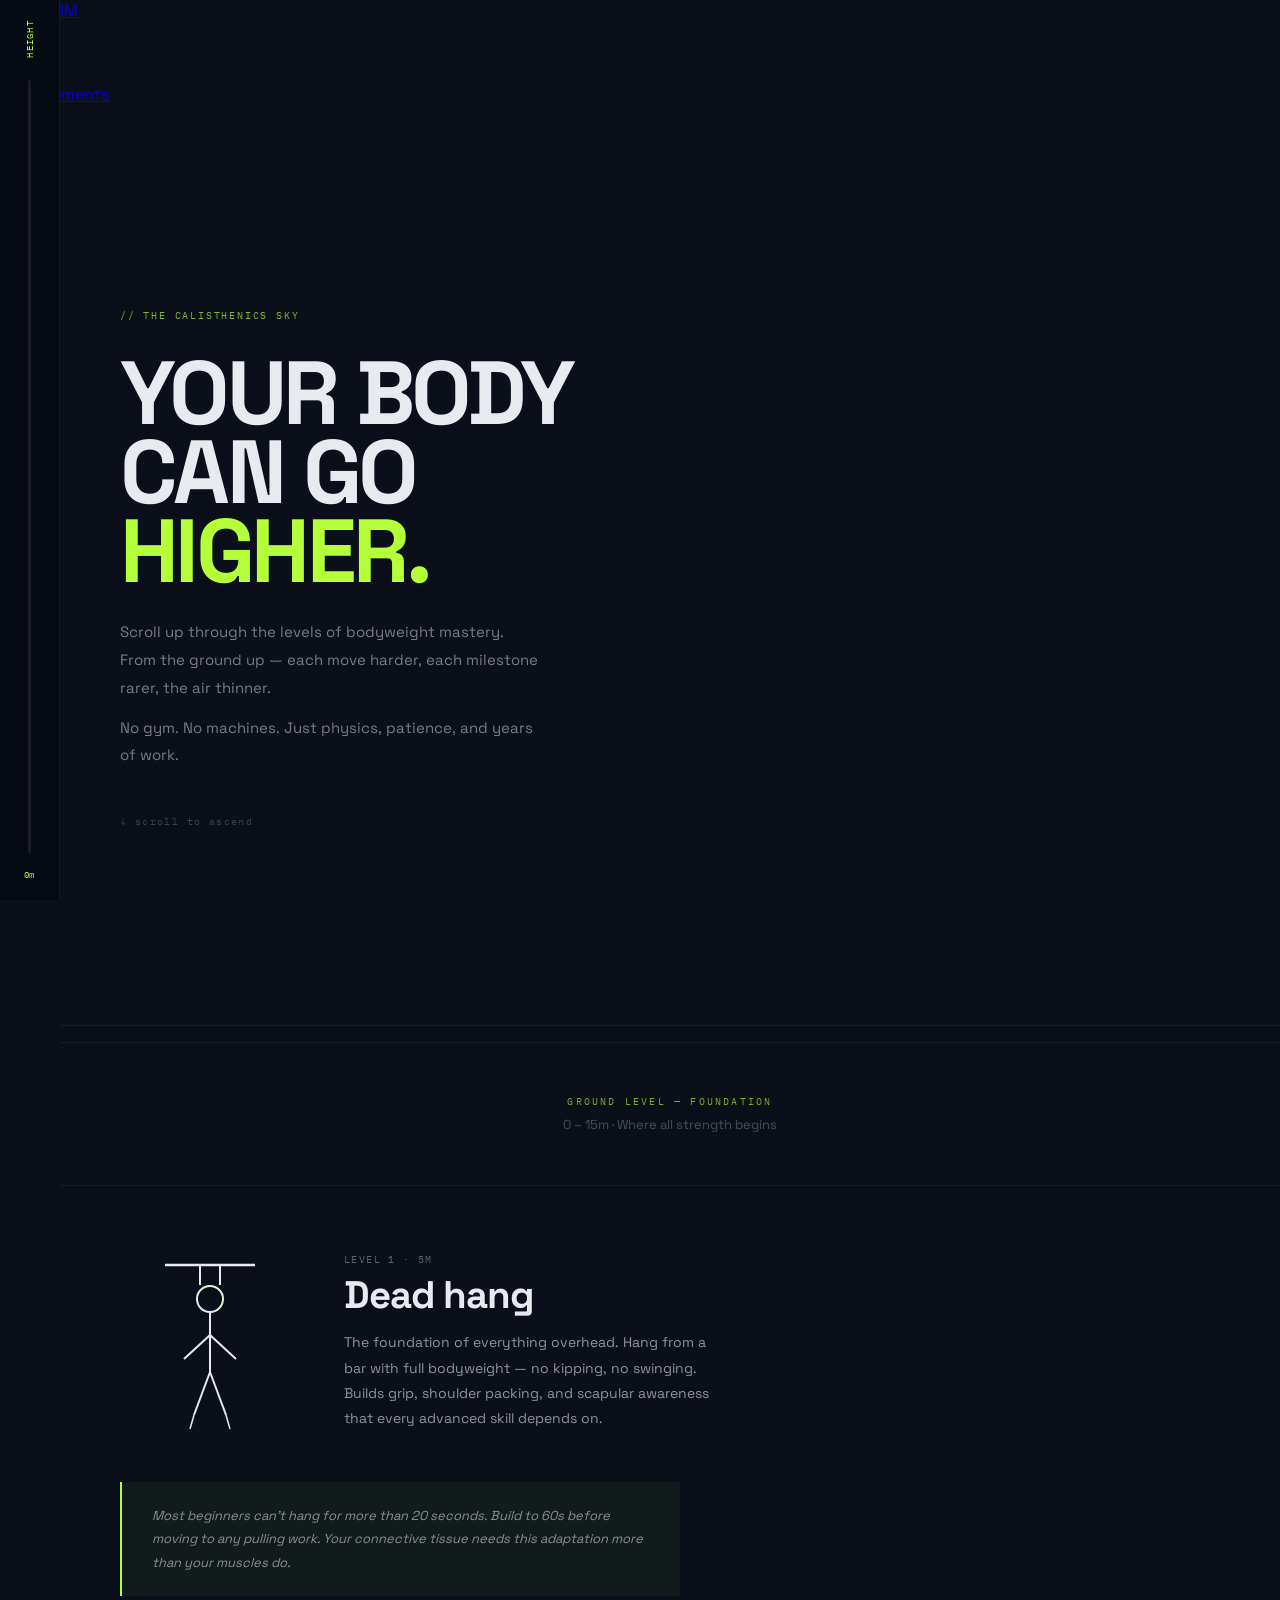
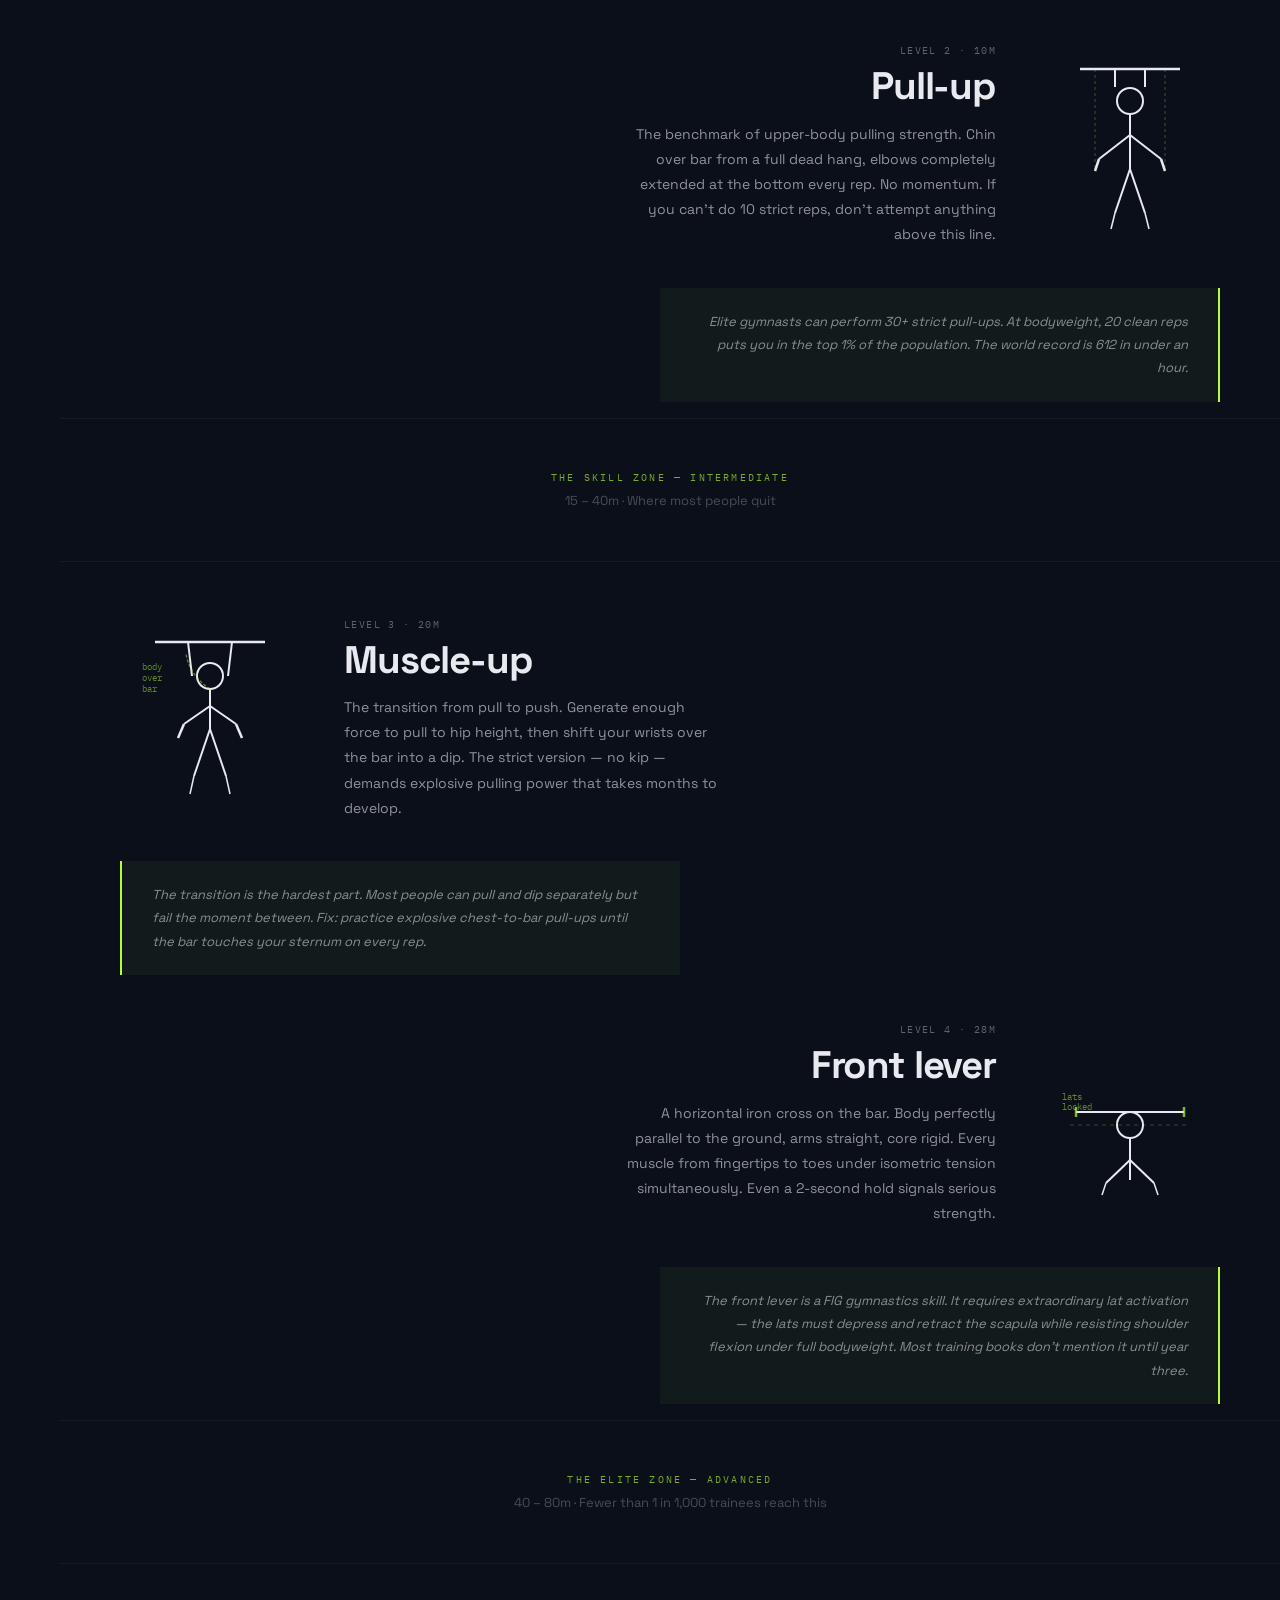
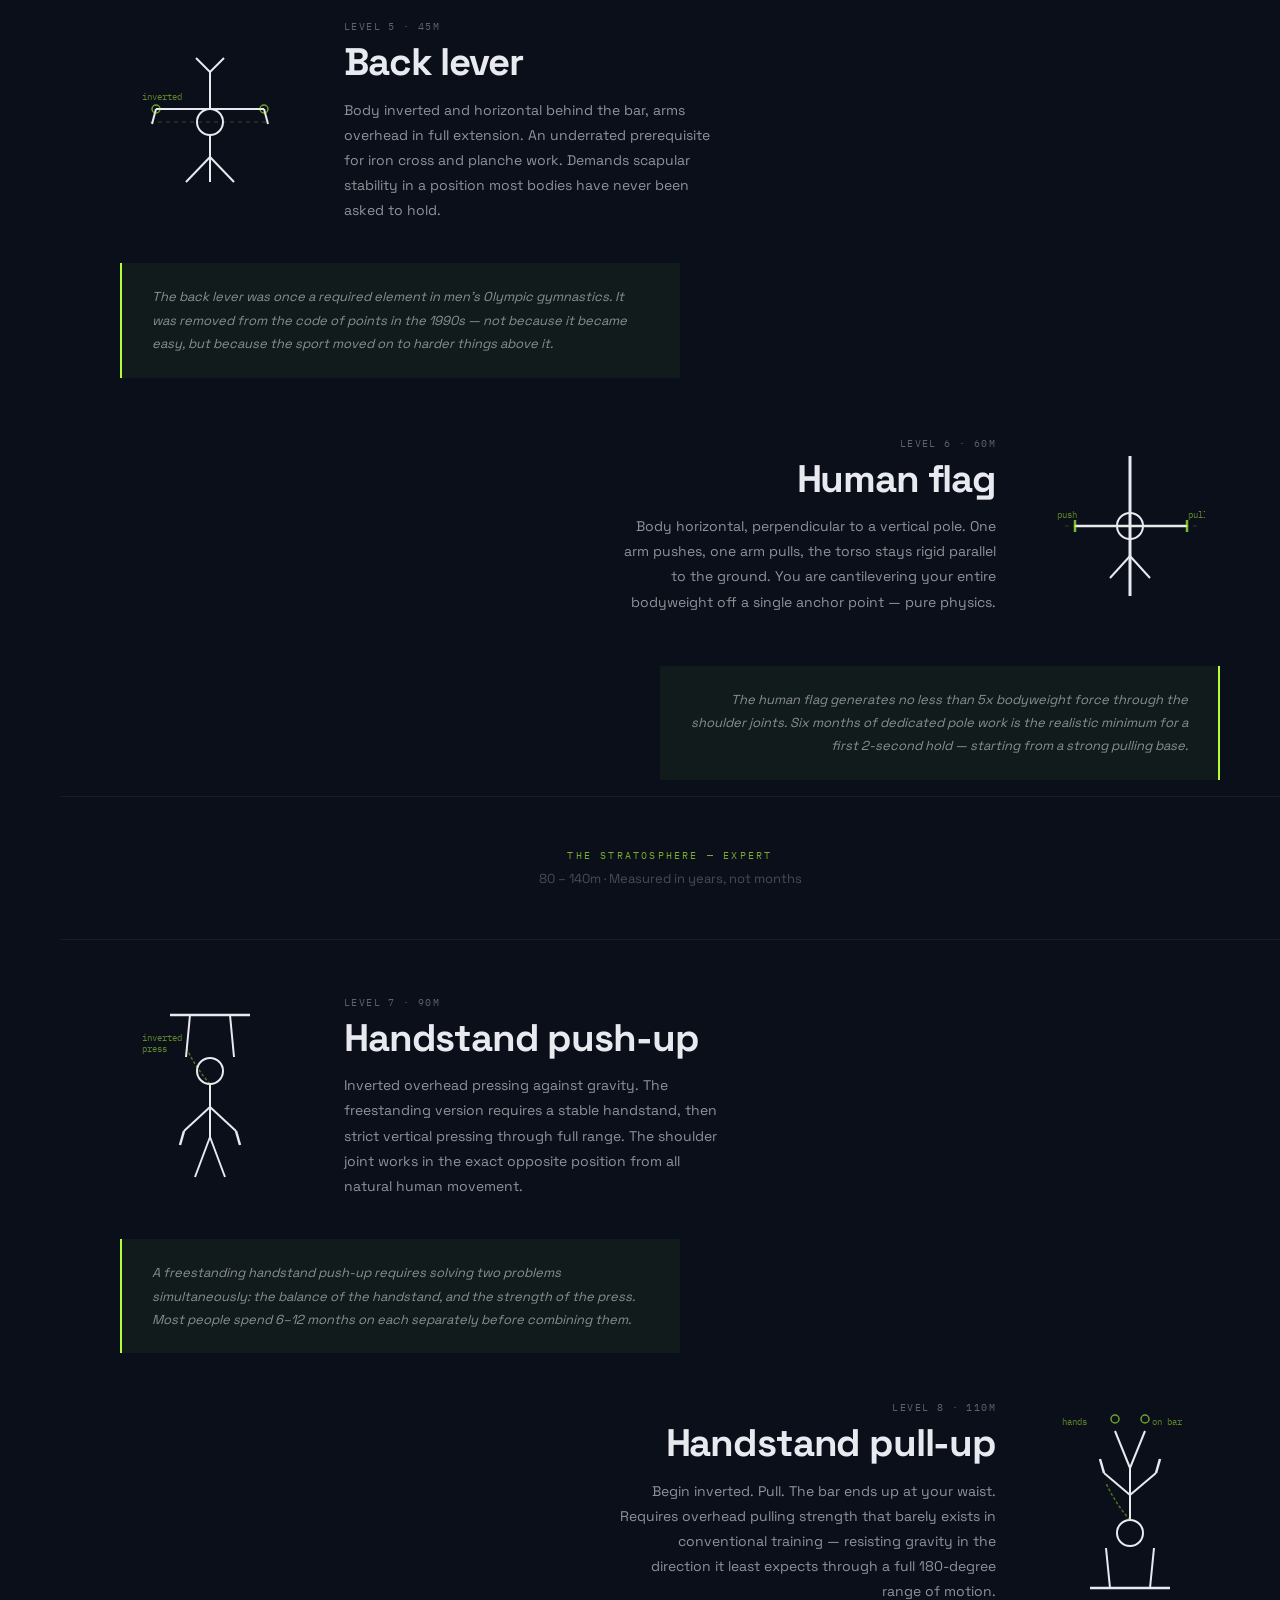
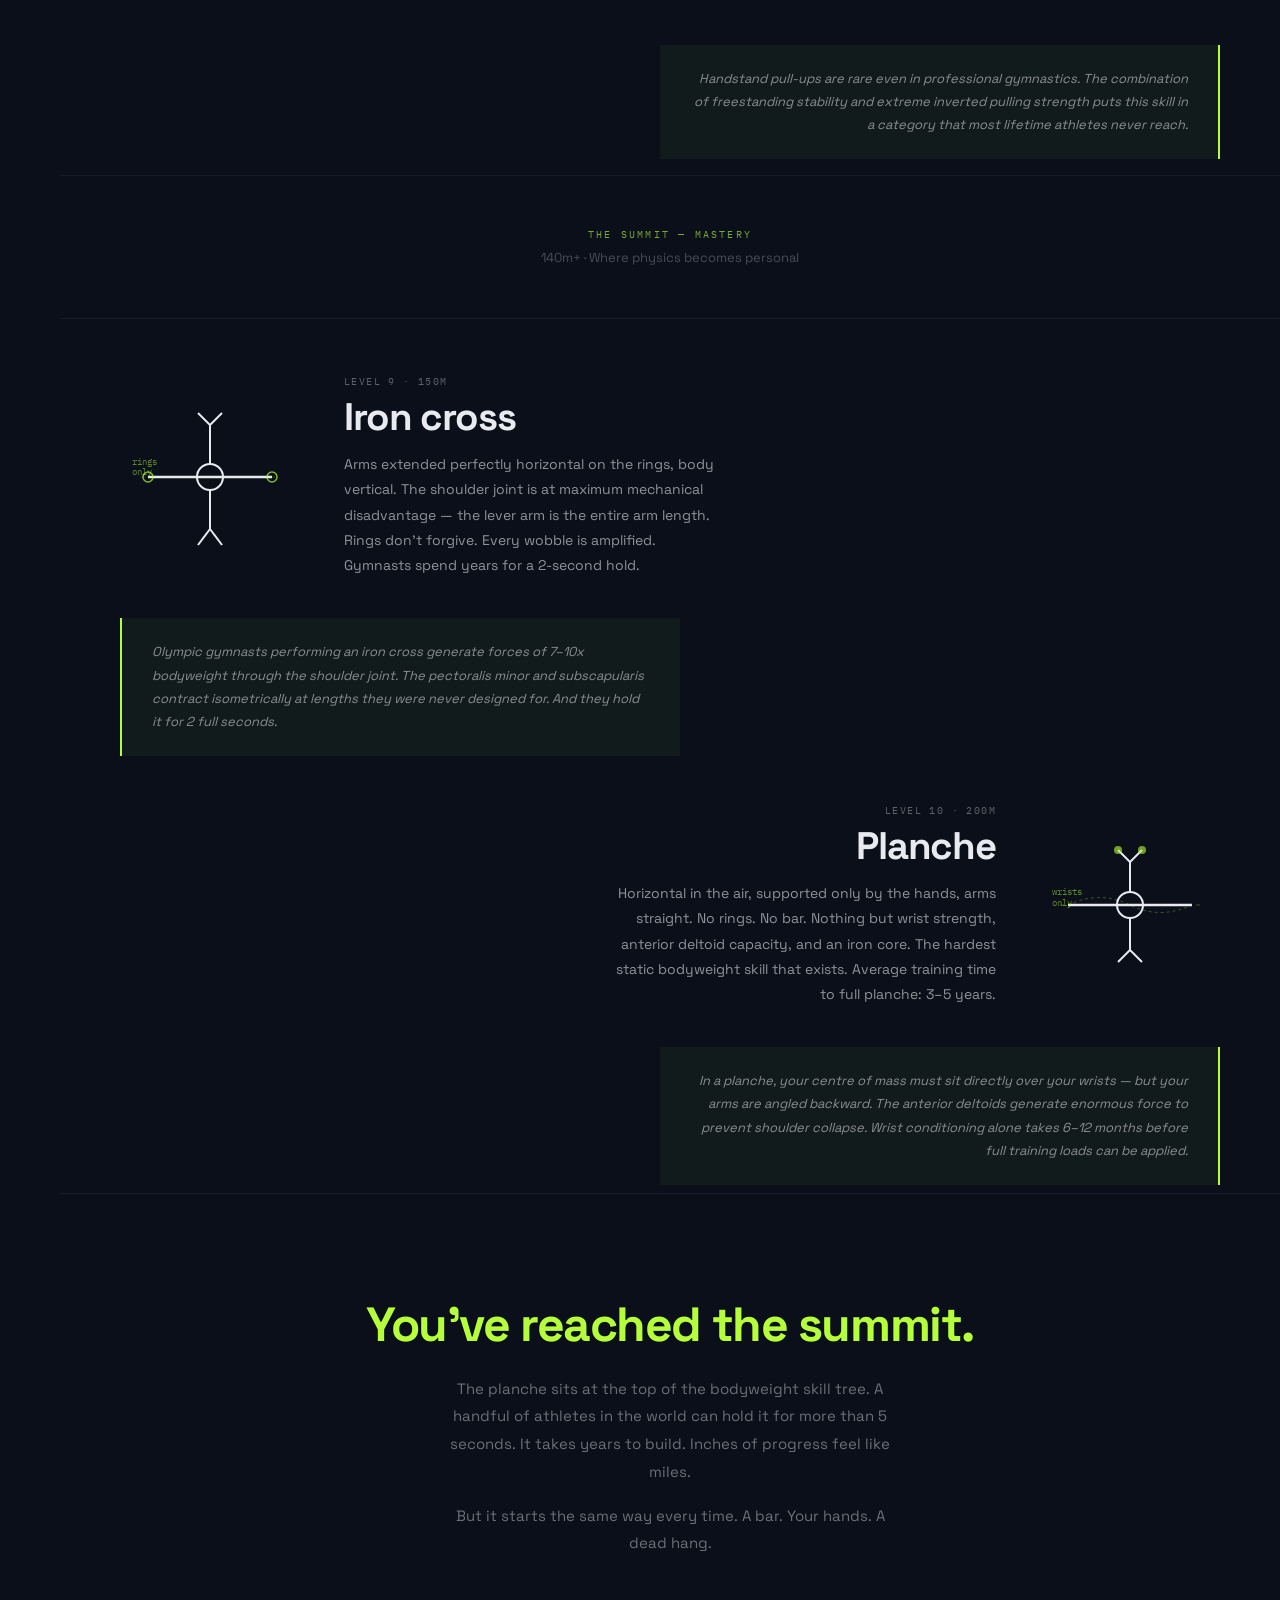
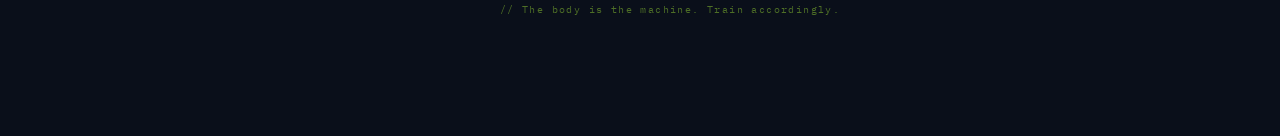
<file: calisthenics-sky.html>
<!DOCTYPE html>
<html lang="en">
<head>
<meta charset="UTF-8"/>
<meta name="viewport" content="width=device-width,initial-scale=1.0"/>
<title>The Calisthenics Sky</title>
<link rel="preconnect" href="https://fonts.googleapis.com"/>
<link rel="preconnect" href="https://fonts.gstatic.com" crossorigin/>
<link href="https://fonts.googleapis.com/css2?family=Space+Grotesk:wght@400;600;700&family=IBM+Plex+Mono:wght@400;500&display=swap" rel="stylesheet"/>
  <header id="site-header">
    <div class="header-inner">
      <a href="#hero" class="site-logo">RAW<span>FORM</span></a>
      <nav aria-label="Main navigation">
        <ul class="nav-links" id="nav-links">
          <li><a href="#index-section" class="active">Index</a></li>
          <li><a href="calisthenics-sky.html"> "SKY" </a> </li>
          <li><a href="#posts-section">Log</a></li>
          <li><a href="#achievements-section">Achievements</a></li>
        </ul>
      </nav>
      <button class="nav-toggle" id="nav-toggle" aria-label="Toggle navigation" aria-expanded="false">MENU</button>
    </div>
  </header>
<style>
*{box-sizing:border-box;margin:0;padding:0}
html{scroll-behavior:smooth}
body{font-family:'Space Grotesk',sans-serif;background:#0a0f1a;color:#e8eaf0;overflow-x:hidden}

#meter{
  position:fixed;left:0;top:0;bottom:0;width:60px;
  background:#060a12;border-right:1px solid rgba(255,255,255,0.07);
  display:flex;flex-direction:column;align-items:center;padding:20px 0;z-index:100
}
#meter-label{
  font-family:'IBM Plex Mono',monospace;font-size:9px;letter-spacing:.14em;
  color:#b4ff39;text-transform:uppercase;writing-mode:vertical-rl;
  transform:rotate(180deg);margin-bottom:14px
}
#meter-bar{
  flex:1;width:3px;background:rgba(255,255,255,0.08);border-radius:2px;
  position:relative;margin:8px 0
}
#meter-fill{
  position:absolute;bottom:0;left:0;right:0;background:#b4ff39;
  border-radius:2px;transition:height .12s ease
}
#meter-val{
  font-family:'IBM Plex Mono',monospace;font-size:9px;color:#b4ff39;
  letter-spacing:.06em;margin-top:8px
}

#scroll-hint{
  position:fixed;bottom:28px;left:50%;transform:translateX(-50%);
  font-family:'IBM Plex Mono',monospace;font-size:11px;
  color:rgba(255,255,255,0.3);letter-spacing:.12em;
  animation:pulse 2s infinite;z-index:50;pointer-events:none;
  transition:opacity .4s
}
@keyframes pulse{0%,100%{opacity:.3}50%{opacity:.7}}

#stage{margin-left:60px;position:relative}

#intro{
  min-height:100vh;display:flex;flex-direction:column;
  justify-content:center;padding:60px 60px 60px 60px;
  border-bottom:1px solid rgba(255,255,255,0.06)
}
#intro .eyebrow{
  font-family:'IBM Plex Mono',monospace;font-size:10px;
  letter-spacing:.18em;color:#b4ff39;opacity:.7;
  text-transform:uppercase;margin-bottom:28px
}
#intro h1{
  font-size:clamp(3rem,7vw,6rem);font-weight:700;
  letter-spacing:-.04em;line-height:.88;margin-bottom:28px
}
#intro h1 em{font-style:normal;color:#b4ff39}
#intro p{
  font-size:15px;color:rgba(255,255,255,0.45);
  max-width:420px;line-height:1.85;margin-bottom:12px
}
#intro .scroll-cue{
  margin-top:32px;font-family:'IBM Plex Mono',monospace;
  font-size:10px;color:rgba(255,255,255,0.2);letter-spacing:.14em
}

.zone-divider{
  text-align:center;padding:52px 24px;
  border-top:1px solid rgba(255,255,255,0.05);
  border-bottom:1px solid rgba(255,255,255,0.05);
  margin:16px 0
}
.zone-name{
  font-family:'IBM Plex Mono',monospace;font-size:10px;
  letter-spacing:.22em;text-transform:uppercase;color:#b4ff39;opacity:.65
}
.zone-sub{
  font-size:13px;color:rgba(255,255,255,0.25);margin-top:8px
}

.move-row{
  display:flex;align-items:center;padding:40px 60px;min-height:280px;
  position:relative;
  opacity:0;transform:translateX(-40px);
  transition:opacity .65s ease,transform .65s ease
}
.move-row.visible{opacity:1;transform:translateX(0)}
.move-row.right{flex-direction:row-reverse}
.move-row.right .move-text{padding-left:0;padding-right:44px;text-align:right}
.move-row.right .move-desc{margin-left:auto}

.move-figure{flex-shrink:0;width:180px;display:flex;justify-content:center;align-items:center}
.move-text{flex:1;padding-left:44px}
.move-level{
  font-family:'IBM Plex Mono',monospace;font-size:10px;
  letter-spacing:.14em;text-transform:uppercase;
  color:rgba(255,255,255,0.35);margin-bottom:10px
}
.move-name{
  font-size:clamp(1.6rem,3vw,2.4rem);font-weight:700;
  letter-spacing:-.03em;line-height:1;margin-bottom:16px
}
.move-desc{
  font-size:14px;line-height:1.8;
  color:rgba(255,255,255,0.55);max-width:380px
}

.fact-card{
  margin:0 60px 8px;padding:22px 30px;
  background:rgba(180,255,57,0.05);
  border-left:2px solid #b4ff39;
  max-width:560px;
  opacity:0;transform:translateY(24px);
  transition:opacity .55s ease,transform .55s ease
}
.fact-card.right-align{
  margin-left:auto;margin-right:60px;
  border-left:none;border-right:2px solid #b4ff39;
  text-align:right
}
.fact-card.visible{opacity:1;transform:translateY(0)}
.fact-card p{font-size:13px;line-height:1.8;color:rgba(255,255,255,0.5);font-style:italic}

#outro{
  padding:100px 60px;border-top:1px solid rgba(255,255,255,0.06);
  text-align:center;min-height:50vh;
  display:flex;flex-direction:column;align-items:center;justify-content:center
}
#outro h2{
  font-size:clamp(1.8rem,4vw,3rem);font-weight:700;
  letter-spacing:-.03em;color:#b4ff39;margin-bottom:20px
}
#outro p{
  font-size:15px;color:rgba(255,255,255,0.4);
  max-width:460px;line-height:1.85;margin-bottom:16px
}
#outro .sig{
  font-family:'IBM Plex Mono',monospace;font-size:10px;
  color:rgba(180,255,57,0.4);letter-spacing:.14em;margin-top:28px
}

@media(max-width:768px){
  #meter{width:44px}
  #stage{margin-left:44px}
  #intro,#outro{padding:40px 24px}
  .move-row{flex-direction:column!important;padding:36px 24px;text-align:left!important}
  .move-row.right .move-text{padding-right:0;text-align:left!important}
  .move-row.right .move-desc{margin-left:0}
  .move-text{padding-left:0!important;padding-right:0!important;margin-top:24px}
  .fact-card,.fact-card.right-align{margin:0 24px 8px;text-align:left;border-left:2px solid #b4ff39;border-right:none}
  .zone-divider{padding:36px 16px}
}
</style>
</head>
<body>

<div id="meter">
  <span id="meter-label">Height</span>
  <div id="meter-bar"><div id="meter-fill" style="height:0%"></div></div>
  <span id="meter-val">0m</span>
</div>

<div id="stage">

  <!-- INTRO -->
  <div id="intro">
    <p class="eyebrow">// The calisthenics sky</p>
    <h1>YOUR BODY<br>CAN GO<br><em>HIGHER.</em></h1>
    <p>Scroll up through the levels of bodyweight mastery. From the ground up — each move harder, each milestone rarer, the air thinner.</p>
    <p>No gym. No machines. Just physics, patience, and years of work.</p>
    <p class="scroll-cue">↓ scroll to ascend</p>
  </div>

  <!-- ZONE 1 -->
  <div class="zone-divider">
    <p class="zone-name">Ground level — Foundation</p>
    <p class="zone-sub">0 – 15m · Where all strength begins</p>
  </div>

  <!-- Dead Hang -->
  <div class="move-row" data-move>
    <div class="move-figure">
      <svg width="120" height="190" viewBox="0 0 120 190" fill="none">
        <line x1="15" y1="18" x2="105" y2="18" stroke="#e8eaf0" stroke-width="2.5"/>
        <line x1="50" y1="18" x2="50" y2="38" stroke="#e8eaf0" stroke-width="2"/>
        <line x1="70" y1="18" x2="70" y2="38" stroke="#e8eaf0" stroke-width="2"/>
        <circle cx="60" cy="52" r="13" stroke="#e8eaf0" stroke-width="2"/>
        <line x1="60" y1="65" x2="60" y2="125" stroke="#e8eaf0" stroke-width="2"/>
        <line x1="60" y1="88" x2="34" y2="112" stroke="#e8eaf0" stroke-width="2"/>
        <line x1="60" y1="88" x2="86" y2="112" stroke="#e8eaf0" stroke-width="2"/>
        <line x1="60" y1="125" x2="44" y2="168" stroke="#e8eaf0" stroke-width="2"/>
        <line x1="60" y1="125" x2="76" y2="168" stroke="#e8eaf0" stroke-width="2"/>
        <line x1="44" y1="168" x2="40" y2="182" stroke="#e8eaf0" stroke-width="1.5"/>
        <line x1="76" y1="168" x2="80" y2="182" stroke="#e8eaf0" stroke-width="1.5"/>
        <circle cx="60" cy="52" r="13" stroke="#b4ff39" stroke-width="1" stroke-dasharray="4 3" opacity=".35"/>
      </svg>
    </div>
    <div class="move-text">
      <p class="move-level">Level 1 · 5m</p>
      <h3 class="move-name">Dead hang</h3>
      <p class="move-desc">The foundation of everything overhead. Hang from a bar with full bodyweight — no kipping, no swinging. Builds grip, shoulder packing, and scapular awareness that every advanced skill depends on.</p>
    </div>
  </div>

  <div class="fact-card" data-fact>
    <p>Most beginners can't hang for more than 20 seconds. Build to 60s before moving to any pulling work. Your connective tissue needs this adaptation more than your muscles do.</p>
  </div>

  <!-- Pull-up -->
  <div class="move-row right" data-move>
    <div class="move-figure">
      <svg width="130" height="190" viewBox="0 0 130 190" fill="none">
        <line x1="15" y1="18" x2="115" y2="18" stroke="#e8eaf0" stroke-width="2.5"/>
        <line x1="50" y1="18" x2="50" y2="36" stroke="#e8eaf0" stroke-width="2"/>
        <line x1="80" y1="18" x2="80" y2="36" stroke="#e8eaf0" stroke-width="2"/>
        <circle cx="65" cy="50" r="13" stroke="#e8eaf0" stroke-width="2"/>
        <line x1="65" y1="63" x2="65" y2="118" stroke="#e8eaf0" stroke-width="2"/>
        <line x1="65" y1="84" x2="34" y2="108" stroke="#e8eaf0" stroke-width="2"/>
        <line x1="65" y1="84" x2="96" y2="108" stroke="#e8eaf0" stroke-width="2"/>
        <line x1="34" y1="108" x2="30" y2="120" stroke="#e8eaf0" stroke-width="2.5"/>
        <line x1="96" y1="108" x2="100" y2="120" stroke="#e8eaf0" stroke-width="2.5"/>
        <line x1="65" y1="118" x2="50" y2="162" stroke="#e8eaf0" stroke-width="2"/>
        <line x1="65" y1="118" x2="80" y2="162" stroke="#e8eaf0" stroke-width="2"/>
        <line x1="50" y1="162" x2="46" y2="178" stroke="#e8eaf0" stroke-width="1.5"/>
        <line x1="80" y1="162" x2="84" y2="178" stroke="#e8eaf0" stroke-width="1.5"/>
        <line x1="30" y1="18" x2="30" y2="120" stroke="#b4ff39" stroke-width="1" opacity=".3" stroke-dasharray="3 3"/>
        <line x1="100" y1="18" x2="100" y2="120" stroke="#b4ff39" stroke-width="1" opacity=".3" stroke-dasharray="3 3"/>
      </svg>
    </div>
    <div class="move-text">
      <p class="move-level">Level 2 · 10m</p>
      <h3 class="move-name">Pull-up</h3>
      <p class="move-desc">The benchmark of upper-body pulling strength. Chin over bar from a full dead hang, elbows completely extended at the bottom every rep. No momentum. If you can't do 10 strict reps, don't attempt anything above this line.</p>
    </div>
  </div>

  <div class="fact-card right-align" data-fact>
    <p>Elite gymnasts can perform 30+ strict pull-ups. At bodyweight, 20 clean reps puts you in the top 1% of the population. The world record is 612 in under an hour.</p>
  </div>

  <!-- ZONE 2 -->
  <div class="zone-divider">
    <p class="zone-name">The skill zone — Intermediate</p>
    <p class="zone-sub">15 – 40m · Where most people quit</p>
  </div>

  <!-- Muscle-up -->
  <div class="move-row" data-move>
    <div class="move-figure">
      <svg width="140" height="190" viewBox="0 0 140 190" fill="none">
        <line x1="15" y1="18" x2="125" y2="18" stroke="#e8eaf0" stroke-width="2.5"/>
        <circle cx="70" cy="52" r="13" stroke="#e8eaf0" stroke-width="2"/>
        <line x1="70" y1="65" x2="70" y2="105" stroke="#e8eaf0" stroke-width="2"/>
        <line x1="48" y1="18" x2="52" y2="52" stroke="#e8eaf0" stroke-width="2"/>
        <line x1="92" y1="18" x2="88" y2="52" stroke="#e8eaf0" stroke-width="2"/>
        <line x1="70" y1="82" x2="44" y2="100" stroke="#e8eaf0" stroke-width="2"/>
        <line x1="70" y1="82" x2="96" y2="100" stroke="#e8eaf0" stroke-width="2"/>
        <line x1="44" y1="100" x2="38" y2="114" stroke="#e8eaf0" stroke-width="2.5"/>
        <line x1="96" y1="100" x2="102" y2="114" stroke="#e8eaf0" stroke-width="2.5"/>
        <line x1="70" y1="105" x2="54" y2="152" stroke="#e8eaf0" stroke-width="2"/>
        <line x1="70" y1="105" x2="86" y2="152" stroke="#e8eaf0" stroke-width="2"/>
        <line x1="54" y1="152" x2="50" y2="170" stroke="#e8eaf0" stroke-width="1.5"/>
        <line x1="86" y1="152" x2="90" y2="170" stroke="#e8eaf0" stroke-width="1.5"/>
        <path d="M 70 65 Q 50 52 46 30" stroke="#b4ff39" stroke-width="1.5" fill="none" opacity=".45" stroke-dasharray="3 2"/>
        <text x="2" y="46" font-family="'IBM Plex Mono',monospace" font-size="9" fill="#b4ff39" opacity=".5">body</text>
        <text x="2" y="57" font-family="'IBM Plex Mono',monospace" font-size="9" fill="#b4ff39" opacity=".5">over</text>
        <text x="2" y="68" font-family="'IBM Plex Mono',monospace" font-size="9" fill="#b4ff39" opacity=".5">bar</text>
      </svg>
    </div>
    <div class="move-text">
      <p class="move-level">Level 3 · 20m</p>
      <h3 class="move-name">Muscle-up</h3>
      <p class="move-desc">The transition from pull to push. Generate enough force to pull to hip height, then shift your wrists over the bar into a dip. The strict version — no kip — demands explosive pulling power that takes months to develop.</p>
    </div>
  </div>

  <div class="fact-card" data-fact>
    <p>The transition is the hardest part. Most people can pull and dip separately but fail the moment between. Fix: practice explosive chest-to-bar pull-ups until the bar touches your sternum on every rep.</p>
  </div>

  <!-- Front lever -->
  <div class="move-row right" data-move>
    <div class="move-figure">
      <svg width="140" height="160" viewBox="0 0 140 160" fill="none">
        <line x1="10" y1="80" x2="130" y2="80" stroke="#b4ff39" stroke-width="1" opacity=".25" stroke-dasharray="4 4"/>
        <circle cx="70" cy="80" r="13" stroke="#e8eaf0" stroke-width="2"/>
        <line x1="70" y1="93" x2="70" y2="135" stroke="#e8eaf0" stroke-width="2"/>
        <line x1="70" y1="115" x2="46" y2="138" stroke="#e8eaf0" stroke-width="2"/>
        <line x1="70" y1="115" x2="94" y2="138" stroke="#e8eaf0" stroke-width="2"/>
        <line x1="70" y1="67" x2="16" y2="67" stroke="#e8eaf0" stroke-width="2"/>
        <line x1="70" y1="67" x2="124" y2="67" stroke="#e8eaf0" stroke-width="2"/>
        <line x1="16" y1="62" x2="16" y2="72" stroke="#b4ff39" stroke-width="2.5" opacity=".7"/>
        <line x1="124" y1="62" x2="124" y2="72" stroke="#b4ff39" stroke-width="2.5" opacity=".7"/>
        <text x="2" y="55" font-family="'IBM Plex Mono',monospace" font-size="9" fill="#b4ff39" opacity=".5">lats</text>
        <text x="2" y="65" font-family="'IBM Plex Mono',monospace" font-size="9" fill="#b4ff39" opacity=".5">locked</text>
        <line x1="46" y1="138" x2="42" y2="150" stroke="#e8eaf0" stroke-width="1.5"/>
        <line x1="94" y1="138" x2="98" y2="150" stroke="#e8eaf0" stroke-width="1.5"/>
      </svg>
    </div>
    <div class="move-text">
      <p class="move-level">Level 4 · 28m</p>
      <h3 class="move-name">Front lever</h3>
      <p class="move-desc">A horizontal iron cross on the bar. Body perfectly parallel to the ground, arms straight, core rigid. Every muscle from fingertips to toes under isometric tension simultaneously. Even a 2-second hold signals serious strength.</p>
    </div>
  </div>

  <div class="fact-card right-align" data-fact>
    <p>The front lever is a FIG gymnastics skill. It requires extraordinary lat activation — the lats must depress and retract the scapula while resisting shoulder flexion under full bodyweight. Most training books don't mention it until year three.</p>
  </div>

  <!-- ZONE 3 -->
  <div class="zone-divider">
    <p class="zone-name">The elite zone — Advanced</p>
    <p class="zone-sub">40 – 80m · Fewer than 1 in 1,000 trainees reach this</p>
  </div>

  <!-- Back lever -->
  <div class="move-row" data-move>
    <div class="move-figure">
      <svg width="140" height="160" viewBox="0 0 140 160" fill="none">
        <line x1="10" y1="80" x2="130" y2="80" stroke="#b4ff39" stroke-width="1" opacity=".25" stroke-dasharray="4 4"/>
        <circle cx="70" cy="80" r="13" stroke="#e8eaf0" stroke-width="2"/>
        <line x1="70" y1="93" x2="70" y2="140" stroke="#e8eaf0" stroke-width="2"/>
        <line x1="70" y1="115" x2="46" y2="140" stroke="#e8eaf0" stroke-width="2"/>
        <line x1="70" y1="115" x2="94" y2="140" stroke="#e8eaf0" stroke-width="2"/>
        <line x1="70" y1="67" x2="16" y2="67" stroke="#e8eaf0" stroke-width="2"/>
        <line x1="70" y1="67" x2="124" y2="67" stroke="#e8eaf0" stroke-width="2"/>
        <line x1="70" y1="67" x2="70" y2="30" stroke="#e8eaf0" stroke-width="2"/>
        <line x1="70" y1="30" x2="56" y2="16" stroke="#e8eaf0" stroke-width="2"/>
        <line x1="70" y1="30" x2="84" y2="16" stroke="#e8eaf0" stroke-width="2"/>
        <line x1="16" y1="67" x2="12" y2="82" stroke="#e8eaf0" stroke-width="2"/>
        <line x1="124" y1="67" x2="128" y2="82" stroke="#e8eaf0" stroke-width="2"/>
        <text x="2" y="58" font-family="'IBM Plex Mono',monospace" font-size="9" fill="#b4ff39" opacity=".5">inverted</text>
        <circle cx="16" cy="67" r="4" stroke="#b4ff39" stroke-width="1.5" opacity=".6"/>
        <circle cx="124" cy="67" r="4" stroke="#b4ff39" stroke-width="1.5" opacity=".6"/>
      </svg>
    </div>
    <div class="move-text">
      <p class="move-level">Level 5 · 45m</p>
      <h3 class="move-name">Back lever</h3>
      <p class="move-desc">Body inverted and horizontal behind the bar, arms overhead in full extension. An underrated prerequisite for iron cross and planche work. Demands scapular stability in a position most bodies have never been asked to hold.</p>
    </div>
  </div>

  <div class="fact-card" data-fact>
    <p>The back lever was once a required element in men's Olympic gymnastics. It was removed from the code of points in the 1990s — not because it became easy, but because the sport moved on to harder things above it.</p>
  </div>

  <!-- Human flag -->
  <div class="move-row right" data-move>
    <div class="move-figure">
      <svg width="150" height="160" viewBox="0 0 150 160" fill="none">
        <line x1="75" y1="10" x2="75" y2="150" stroke="#e8eaf0" stroke-width="3"/>
        <circle cx="75" cy="80" r="13" stroke="#e8eaf0" stroke-width="2"/>
        <line x1="75" y1="80" x2="20" y2="80" stroke="#e8eaf0" stroke-width="2.5"/>
        <line x1="75" y1="80" x2="132" y2="80" stroke="#e8eaf0" stroke-width="2.5"/>
        <line x1="75" y1="93" x2="75" y2="130" stroke="#e8eaf0" stroke-width="2"/>
        <line x1="75" y1="110" x2="55" y2="132" stroke="#e8eaf0" stroke-width="2"/>
        <line x1="75" y1="110" x2="95" y2="132" stroke="#e8eaf0" stroke-width="2"/>
        <line x1="20" y1="74" x2="20" y2="86" stroke="#b4ff39" stroke-width="2.5" opacity=".7"/>
        <line x1="132" y1="74" x2="132" y2="86" stroke="#b4ff39" stroke-width="2.5" opacity=".7"/>
        <line x1="10" y1="80" x2="142" y2="80" stroke="#b4ff39" stroke-width="1" opacity=".2" stroke-dasharray="4 4"/>
        <text x="2" y="72" font-family="'IBM Plex Mono',monospace" font-size="9" fill="#b4ff39" opacity=".5">push</text>
        <text x="133" y="72" font-family="'IBM Plex Mono',monospace" font-size="9" fill="#b4ff39" opacity=".5">pull</text>
      </svg>
    </div>
    <div class="move-text">
      <p class="move-level">Level 6 · 60m</p>
      <h3 class="move-name">Human flag</h3>
      <p class="move-desc">Body horizontal, perpendicular to a vertical pole. One arm pushes, one arm pulls, the torso stays rigid parallel to the ground. You are cantilevering your entire bodyweight off a single anchor point — pure physics.</p>
    </div>
  </div>

  <div class="fact-card right-align" data-fact>
    <p>The human flag generates no less than 5x bodyweight force through the shoulder joints. Six months of dedicated pole work is the realistic minimum for a first 2-second hold — starting from a strong pulling base.</p>
  </div>

  <!-- ZONE 4 -->
  <div class="zone-divider">
    <p class="zone-name">The stratosphere — Expert</p>
    <p class="zone-sub">80 – 140m · Measured in years, not months</p>
  </div>

  <!-- Handstand PU -->
  <div class="move-row" data-move>
    <div class="move-figure">
      <svg width="140" height="200" viewBox="0 0 140 200" fill="none">
        <line x1="30" y1="18" x2="110" y2="18" stroke="#e8eaf0" stroke-width="2.5"/>
        <line x1="50" y1="18" x2="46" y2="60" stroke="#e8eaf0" stroke-width="2"/>
        <line x1="90" y1="18" x2="94" y2="60" stroke="#e8eaf0" stroke-width="2"/>
        <circle cx="70" cy="74" r="13" stroke="#e8eaf0" stroke-width="2"/>
        <line x1="70" y1="87" x2="70" y2="140" stroke="#e8eaf0" stroke-width="2"/>
        <line x1="70" y1="110" x2="44" y2="134" stroke="#e8eaf0" stroke-width="2"/>
        <line x1="70" y1="110" x2="96" y2="134" stroke="#e8eaf0" stroke-width="2"/>
        <line x1="44" y1="134" x2="40" y2="148" stroke="#e8eaf0" stroke-width="2.5"/>
        <line x1="96" y1="134" x2="100" y2="148" stroke="#e8eaf0" stroke-width="2.5"/>
        <line x1="70" y1="140" x2="55" y2="180" stroke="#e8eaf0" stroke-width="2"/>
        <line x1="70" y1="140" x2="85" y2="180" stroke="#e8eaf0" stroke-width="2"/>
        <text x="2" y="44" font-family="'IBM Plex Mono',monospace" font-size="9" fill="#b4ff39" opacity=".5">inverted</text>
        <text x="2" y="55" font-family="'IBM Plex Mono',monospace" font-size="9" fill="#b4ff39" opacity=".5">press</text>
        <path d="M 70 87 Q 55 70 46 50" stroke="#b4ff39" stroke-width="1.5" fill="none" opacity=".4" stroke-dasharray="3 2"/>
      </svg>
    </div>
    <div class="move-text">
      <p class="move-level">Level 7 · 90m</p>
      <h3 class="move-name">Handstand push-up</h3>
      <p class="move-desc">Inverted overhead pressing against gravity. The freestanding version requires a stable handstand, then strict vertical pressing through full range. The shoulder joint works in the exact opposite position from all natural human movement.</p>
    </div>
  </div>

  <div class="fact-card" data-fact>
    <p>A freestanding handstand push-up requires solving two problems simultaneously: the balance of the handstand, and the strength of the press. Most people spend 6–12 months on each separately before combining them.</p>
  </div>

  <!-- Handstand pull-up -->
  <div class="move-row right" data-move>
    <div class="move-figure">
      <svg width="140" height="200" viewBox="0 0 140 200" fill="none">
        <line x1="30" y1="185" x2="110" y2="185" stroke="#e8eaf0" stroke-width="2.5"/>
        <line x1="50" y1="185" x2="46" y2="145" stroke="#e8eaf0" stroke-width="2"/>
        <line x1="90" y1="185" x2="94" y2="145" stroke="#e8eaf0" stroke-width="2"/>
        <circle cx="70" cy="130" r="13" stroke="#e8eaf0" stroke-width="2"/>
        <line x1="70" y1="117" x2="70" y2="65" stroke="#e8eaf0" stroke-width="2"/>
        <line x1="70" y1="92" x2="44" y2="70" stroke="#e8eaf0" stroke-width="2"/>
        <line x1="70" y1="92" x2="96" y2="70" stroke="#e8eaf0" stroke-width="2"/>
        <line x1="44" y1="70" x2="40" y2="56" stroke="#e8eaf0" stroke-width="2.5"/>
        <line x1="96" y1="70" x2="100" y2="56" stroke="#e8eaf0" stroke-width="2.5"/>
        <line x1="70" y1="65" x2="55" y2="28" stroke="#e8eaf0" stroke-width="2"/>
        <line x1="70" y1="65" x2="85" y2="28" stroke="#e8eaf0" stroke-width="2"/>
        <circle cx="55" cy="16" r="4" stroke="#b4ff39" stroke-width="1.5" opacity=".6"/>
        <circle cx="85" cy="16" r="4" stroke="#b4ff39" stroke-width="1.5" opacity=".6"/>
        <text x="2" y="22" font-family="'IBM Plex Mono',monospace" font-size="9" fill="#b4ff39" opacity=".5">hands</text>
        <text x="92" y="22" font-family="'IBM Plex Mono',monospace" font-size="9" fill="#b4ff39" opacity=".5">on bar</text>
        <path d="M 70 117 Q 55 100 46 80" stroke="#b4ff39" stroke-width="1.5" fill="none" opacity=".4" stroke-dasharray="3 2"/>
      </svg>
    </div>
    <div class="move-text">
      <p class="move-level">Level 8 · 110m</p>
      <h3 class="move-name">Handstand pull-up</h3>
      <p class="move-desc">Begin inverted. Pull. The bar ends up at your waist. Requires overhead pulling strength that barely exists in conventional training — resisting gravity in the direction it least expects through a full 180-degree range of motion.</p>
    </div>
  </div>

  <div class="fact-card right-align" data-fact>
    <p>Handstand pull-ups are rare even in professional gymnastics. The combination of freestanding stability and extreme inverted pulling strength puts this skill in a category that most lifetime athletes never reach.</p>
  </div>

  <!-- ZONE 5 -->
  <div class="zone-divider">
    <p class="zone-name">The summit — Mastery</p>
    <p class="zone-sub">140m+ · Where physics becomes personal</p>
  </div>

  <!-- Iron cross -->
  <div class="move-row" data-move>
    <div class="move-figure">
      <svg width="160" height="160" viewBox="0 0 160 160" fill="none">
        <circle cx="80" cy="80" r="13" stroke="#e8eaf0" stroke-width="2"/>
        <line x1="80" y1="67" x2="80" y2="28" stroke="#e8eaf0" stroke-width="2"/>
        <line x1="80" y1="93" x2="80" y2="132" stroke="#e8eaf0" stroke-width="2"/>
        <line x1="80" y1="80" x2="18" y2="80" stroke="#e8eaf0" stroke-width="2.5"/>
        <line x1="80" y1="80" x2="142" y2="80" stroke="#e8eaf0" stroke-width="2.5"/>
        <line x1="80" y1="28" x2="68" y2="16" stroke="#e8eaf0" stroke-width="2"/>
        <line x1="80" y1="28" x2="92" y2="16" stroke="#e8eaf0" stroke-width="2"/>
        <line x1="80" y1="132" x2="68" y2="148" stroke="#e8eaf0" stroke-width="2"/>
        <line x1="80" y1="132" x2="92" y2="148" stroke="#e8eaf0" stroke-width="2"/>
        <circle cx="18" cy="80" r="5" stroke="#b4ff39" stroke-width="1.5" opacity=".7"/>
        <circle cx="142" cy="80" r="5" stroke="#b4ff39" stroke-width="1.5" opacity=".7"/>
        <text x="2" y="68" font-family="'IBM Plex Mono',monospace" font-size="9" fill="#b4ff39" opacity=".5">rings</text>
        <text x="2" y="78" font-family="'IBM Plex Mono',monospace" font-size="9" fill="#b4ff39" opacity=".5">only</text>
        <line x1="10" y1="80" x2="150" y2="80" stroke="#b4ff39" stroke-width="1" opacity=".2" stroke-dasharray="5 5"/>
      </svg>
    </div>
    <div class="move-text">
      <p class="move-level">Level 9 · 150m</p>
      <h3 class="move-name">Iron cross</h3>
      <p class="move-desc">Arms extended perfectly horizontal on the rings, body vertical. The shoulder joint is at maximum mechanical disadvantage — the lever arm is the entire arm length. Rings don't forgive. Every wobble is amplified. Gymnasts spend years for a 2-second hold.</p>
    </div>
  </div>

  <div class="fact-card" data-fact>
    <p>Olympic gymnasts performing an iron cross generate forces of 7–10x bodyweight through the shoulder joint. The pectoralis minor and subscapularis contract isometrically at lengths they were never designed for. And they hold it for 2 full seconds.</p>
  </div>

  <!-- Planche -->
  <div class="move-row right" data-move>
    <div class="move-figure">
      <svg width="160" height="130" viewBox="0 0 160 130" fill="none">
        <line x1="10" y1="65" x2="150" y2="65" stroke="#b4ff39" stroke-width="1" opacity=".3" stroke-dasharray="4 4"/>
        <circle cx="80" cy="65" r="13" stroke="#e8eaf0" stroke-width="2"/>
        <line x1="80" y1="52" x2="80" y2="22" stroke="#e8eaf0" stroke-width="2"/>
        <line x1="80" y1="78" x2="80" y2="110" stroke="#e8eaf0" stroke-width="2"/>
        <line x1="80" y1="65" x2="18" y2="65" stroke="#e8eaf0" stroke-width="2.5"/>
        <line x1="80" y1="65" x2="142" y2="65" stroke="#e8eaf0" stroke-width="2.5"/>
        <line x1="80" y1="22" x2="68" y2="10" stroke="#e8eaf0" stroke-width="2"/>
        <line x1="80" y1="22" x2="92" y2="10" stroke="#e8eaf0" stroke-width="2"/>
        <line x1="80" y1="110" x2="68" y2="122" stroke="#e8eaf0" stroke-width="2"/>
        <line x1="80" y1="110" x2="92" y2="122" stroke="#e8eaf0" stroke-width="2"/>
        <circle cx="68" cy="10" r="4" fill="#b4ff39" opacity=".6"/>
        <circle cx="92" cy="10" r="4" fill="#b4ff39" opacity=".6"/>
        <text x="2" y="55" font-family="'IBM Plex Mono',monospace" font-size="9" fill="#b4ff39" opacity=".5">wrists</text>
        <text x="2" y="66" font-family="'IBM Plex Mono',monospace" font-size="9" fill="#b4ff39" opacity=".5">only</text>
        <path d="M 18 65 Q 50 50 80 65 Q 110 80 142 65" stroke="#b4ff39" stroke-width="1" fill="none" opacity=".3" stroke-dasharray="3 3"/>
      </svg>
    </div>
    <div class="move-text">
      <p class="move-level">Level 10 · 200m</p>
      <h3 class="move-name">Planche</h3>
      <p class="move-desc">Horizontal in the air, supported only by the hands, arms straight. No rings. No bar. Nothing but wrist strength, anterior deltoid capacity, and an iron core. The hardest static bodyweight skill that exists. Average training time to full planche: 3–5 years.</p>
    </div>
  </div>

  <div class="fact-card right-align" data-fact>
    <p>In a planche, your centre of mass must sit directly over your wrists — but your arms are angled backward. The anterior deltoids generate enormous force to prevent shoulder collapse. Wrist conditioning alone takes 6–12 months before full training loads can be applied.</p>
  </div>

  <!-- OUTRO -->
  <div id="outro">
    <h2>You've reached the summit.</h2>
    <p>The planche sits at the top of the bodyweight skill tree. A handful of athletes in the world can hold it for more than 5 seconds. It takes years to build. Inches of progress feel like miles.</p>
    <p>But it starts the same way every time. A bar. Your hands. A dead hang.</p>
    <p class="sig">// The body is the machine. Train accordingly.</p>
  </div>

</div>

<div id="scroll-hint">↓ scroll to ascend</div>

<script>
const moveRows  = document.querySelectorAll('[data-move]');
const factCards = document.querySelectorAll('[data-fact]');
const mFill     = document.getElementById('meter-fill');
const mVal      = document.getElementById('meter-val');
const hint      = document.getElementById('scroll-hint');
const MAX_H     = 200;

function onScroll() {
  const scrollable = document.documentElement.scrollHeight - window.innerHeight;
  const pct = scrollable > 0 ? Math.min(window.scrollY / scrollable, 1) : 0;
  const h   = Math.round(pct * MAX_H);
  mFill.style.height = (pct * 100) + '%';
  mVal.textContent   = h + 'm';
  if (window.scrollY > 80) hint.style.opacity = '0';

  const vh = window.innerHeight;
  moveRows.forEach(el => {
    if (el.getBoundingClientRect().top < vh * 0.82) el.classList.add('visible');
  });
  factCards.forEach(el => {
    if (el.getBoundingClientRect().top < vh * 0.88) el.classList.add('visible');
  });
}

window.addEventListener('scroll', onScroll, {passive:true});
onScroll();
</script>
</body>
</html>
</file>
